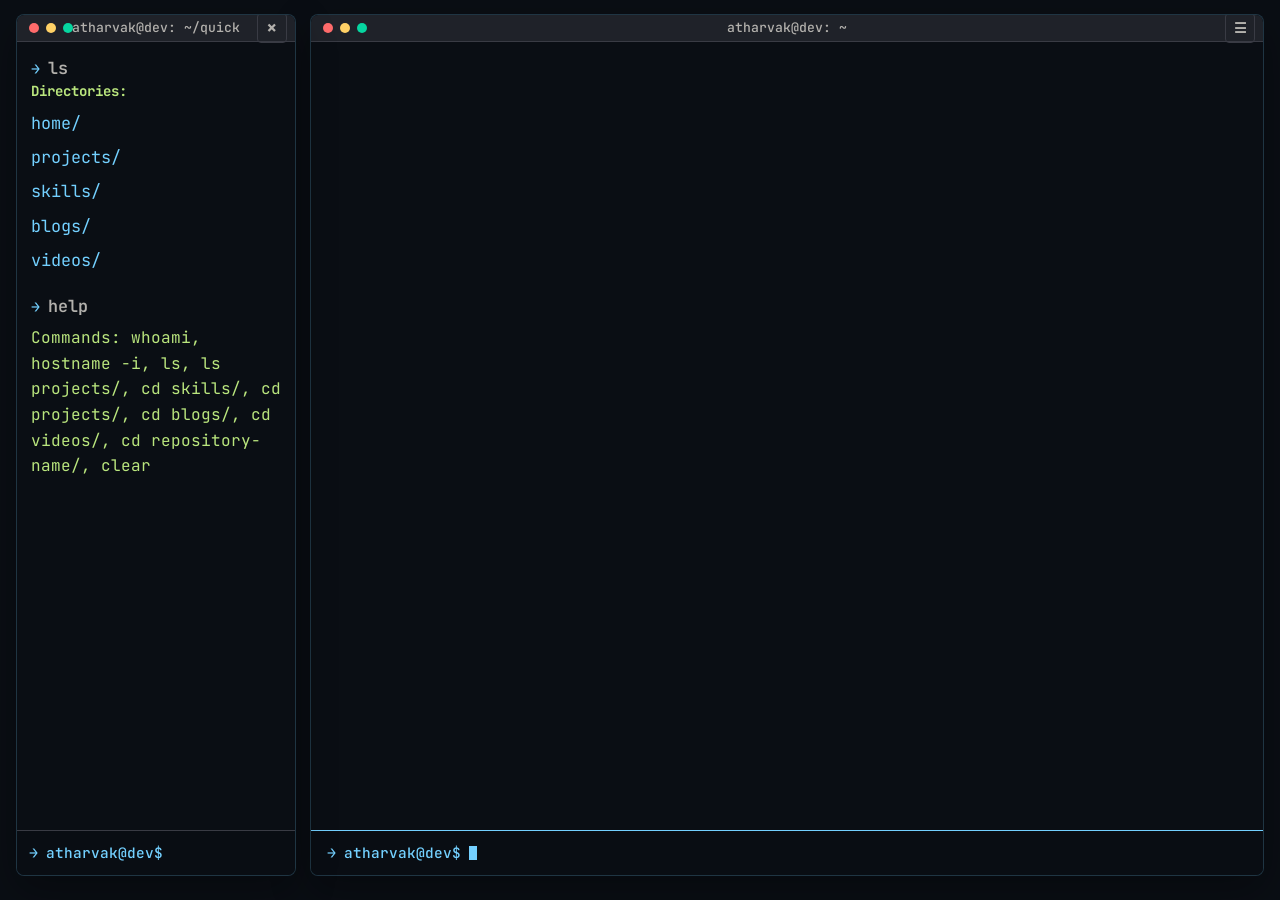
<file: index.html>
<!DOCTYPE html>
<html lang="en">

<head>
    <meta charset="UTF-8">
    <meta name="viewport" content="width=device-width, initial-scale=1.0">
    <title>Atharva | Developer Terminal</title>
    <!-- Core Stylesheet -->
    <link rel="stylesheet" href="terminal.css-main/index.css" />
    <link rel="stylesheet" href="terminal.css-main/themes/ayu-dark.css" />
    <link rel="stylesheet" href="portfolio.css" />
    <link rel="preconnect" href="https://fonts.googleapis.com">
    <link rel="preconnect" href="https://fonts.gstatic.com" crossorigin>
    <link href="https://fonts.googleapis.com/css2?family=Press+Start+2P&display=swap" rel="stylesheet">
</head>

<body class="body" data-page="home">
    <svg aria-hidden="true" focusable="false" style="position: absolute; width: 0; height: 0; overflow: hidden">
        <filter id="github-graph-theme" color-interpolation-filters="sRGB">
            <feColorMatrix in="SourceGraphic" type="matrix" values="0 0 0 0 0.19 0 0 0 0 0.21 0 0 0 0 0.25 1 0 0 0 0" result="emptyCells" />
            <feComponentTransfer in="emptyCells" result="darkEmptyCells">
                <feFuncA type="discrete" tableValues="0 0 0 0 0 0 0 0 0 0 1" />
            </feComponentTransfer>
            <feComposite in="darkEmptyCells" in2="SourceGraphic" operator="over" result="withDarkEmptyCells" />
            <feColorMatrix in="SourceGraphic" type="matrix" values="0 0 0 0 0.60 0 0 0 0 0.66 0 0 0 0 0.73 1 0 0 0 0" result="chartLabels" />
            <feComponentTransfer in="chartLabels" result="brightLabels">
                <feFuncA type="discrete" tableValues="0 0 0 0 0 0 0 1 0 0 0 0 0 0 0 0" />
            </feComponentTransfer>
            <feComposite in="brightLabels" in2="withDarkEmptyCells" operator="over" />
        </filter>
    </svg>
    <div class="home-workspace">
        <button id="sidebar-backdrop" class="sidebar-backdrop" type="button" aria-label="Close quick terminal sidebar" hidden></button>
        <aside id="terminal-sidebar" class="terminal terminal-sidebar" aria-label="Quick terminal sidebar">
            <div class="terminal-header terminal-window-header">
                <div class="window-dots" aria-hidden="true">
                    <span></span>
                    <span></span>
                    <span></span>
                </div>
                <span class="window-title">atharvak@dev: ~/quick</span>
                <button class="sidebar-close" type="button" aria-label="Close quick terminal sidebar" title="Close sidebar">×</button>
            </div>
            <div class="terminal-output"></div>
            <div class="control terminal-input-row">
                <span class="prompt-prefix">→</span>
                <span class="has-text-primary">atharvak@dev$</span>
                <input type="text" class="terminal-command-input" aria-label="Enter a sidebar terminal command" />
            </div>
        </aside>
        <div id="terminal" class="terminal">
            <div class="terminal-header terminal-window-header">
                <div class="window-dots" aria-hidden="true">
                    <span></span>
                    <span></span>
                    <span></span>
                </div>
                <button class="sidebar-toggle" type="button" aria-label="Open quick terminal sidebar" aria-controls="terminal-sidebar" aria-expanded="false" title="Open sidebar">
                    <span aria-hidden="true">☰</span>
                </button>
                <span class="window-title">atharvak@dev: ~</span>
            </div>
            <div class="terminal-output"></div>
            <div class="control terminal-input-row">
                <span class="prompt-prefix">→</span>
                <span class="has-text-primary ">atharvak@dev$</span>
                <input type="text" class="terminal-command-input" />
            </div>
        </div>
    </div>


    <script src="portfolio.js"></script>
</body>

</html>
</file>
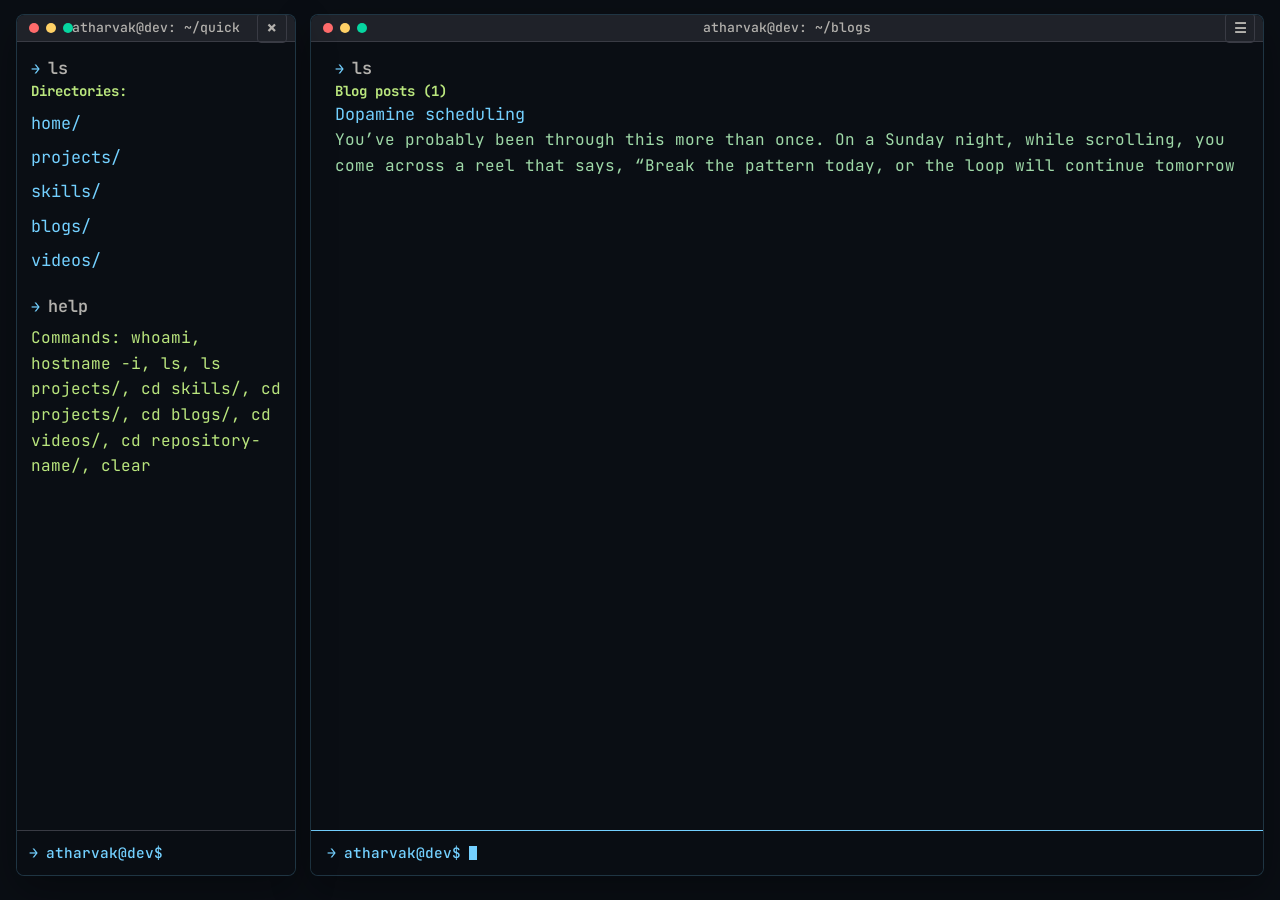
<file: blogs/index.html>
<!DOCTYPE html>
<html lang="en">

<head>
    <meta charset="UTF-8">
    <meta name="viewport" content="width=device-width, initial-scale=1.0">
    <title>Atharva | Blogs</title>
    <!-- Core Stylesheet -->
    <link rel="stylesheet" href="../terminal.css-main/index.css" />
    <link rel="stylesheet" href="../terminal.css-main/themes/ayu-dark.css" />
    <link rel="stylesheet" href="../portfolio.css" />
    <link rel="preconnect" href="https://fonts.googleapis.com">
    <link rel="preconnect" href="https://fonts.gstatic.com" crossorigin>
    <link href="https://fonts.googleapis.com/css2?family=Press+Start+2P&display=swap" rel="stylesheet">
</head>

<body class="body" data-page="blogs">
    <svg aria-hidden="true" focusable="false" style="position: absolute; width: 0; height: 0; overflow: hidden">
        <filter id="github-graph-theme" color-interpolation-filters="sRGB">
            <feColorMatrix in="SourceGraphic" type="matrix" values="0 0 0 0 0.19 0 0 0 0 0.21 0 0 0 0 0.25 1 0 0 0 0" result="emptyCells" />
            <feComponentTransfer in="emptyCells" result="darkEmptyCells">
                <feFuncA type="discrete" tableValues="0 0 0 0 0 0 0 0 0 0 1" />
            </feComponentTransfer>
            <feComposite in="darkEmptyCells" in2="SourceGraphic" operator="over" result="withDarkEmptyCells" />
            <feColorMatrix in="SourceGraphic" type="matrix" values="0 0 0 0 0.60 0 0 0 0 0.66 0 0 0 0 0.73 1 0 0 0 0" result="chartLabels" />
            <feComponentTransfer in="chartLabels" result="brightLabels">
                <feFuncA type="discrete" tableValues="0 0 0 0 0 0 0 1 0 0 0 0 0 0 0 0" />
            </feComponentTransfer>
            <feComposite in="brightLabels" in2="withDarkEmptyCells" operator="over" />
        </filter>
    </svg>
    <div class="home-workspace">
        <button id="sidebar-backdrop" class="sidebar-backdrop" type="button" aria-label="Close quick terminal sidebar" hidden></button>
        <aside id="terminal-sidebar" class="terminal terminal-sidebar" aria-label="Quick terminal sidebar" hidden>
            <div class="terminal-header terminal-window-header">
                <div class="window-dots" aria-hidden="true"><span></span><span></span><span></span></div>
                <span class="window-title">atharvak@dev: ~/quick</span>
                <button class="sidebar-close" type="button" aria-label="Close quick terminal sidebar" title="Close sidebar">×</button>
            </div>
            <div class="terminal-output"></div>
            <div class="control terminal-input-row">
                <span class="prompt-prefix">→</span>
                <span class="has-text-primary">atharvak@dev$</span>
                <input type="text" class="terminal-command-input" aria-label="Enter a sidebar terminal command" />
            </div>
        </aside>
        <div id="terminal" class="terminal">
            <div class="terminal-header terminal-window-header">
                <div class="window-dots" aria-hidden="true"><span></span><span></span><span></span></div>
                <button class="sidebar-toggle" type="button" aria-label="Open quick terminal sidebar" aria-controls="terminal-sidebar" aria-expanded="false" title="Open sidebar"><span aria-hidden="true">☰</span></button>
                <span class="window-title">atharvak@dev: ~/blogs</span>
            </div>
            <div class="terminal-output"></div>
            <div class="control terminal-input-row">
                <span class="prompt-prefix">→</span>
                <span class="has-text-primary">atharvak@dev$</span>
                <input type="text" class="terminal-command-input" aria-label="Enter a terminal command" />
            </div>
        </div>
    </div>
    <script src="../portfolio.js"></script>
</body>

</html>
</file>
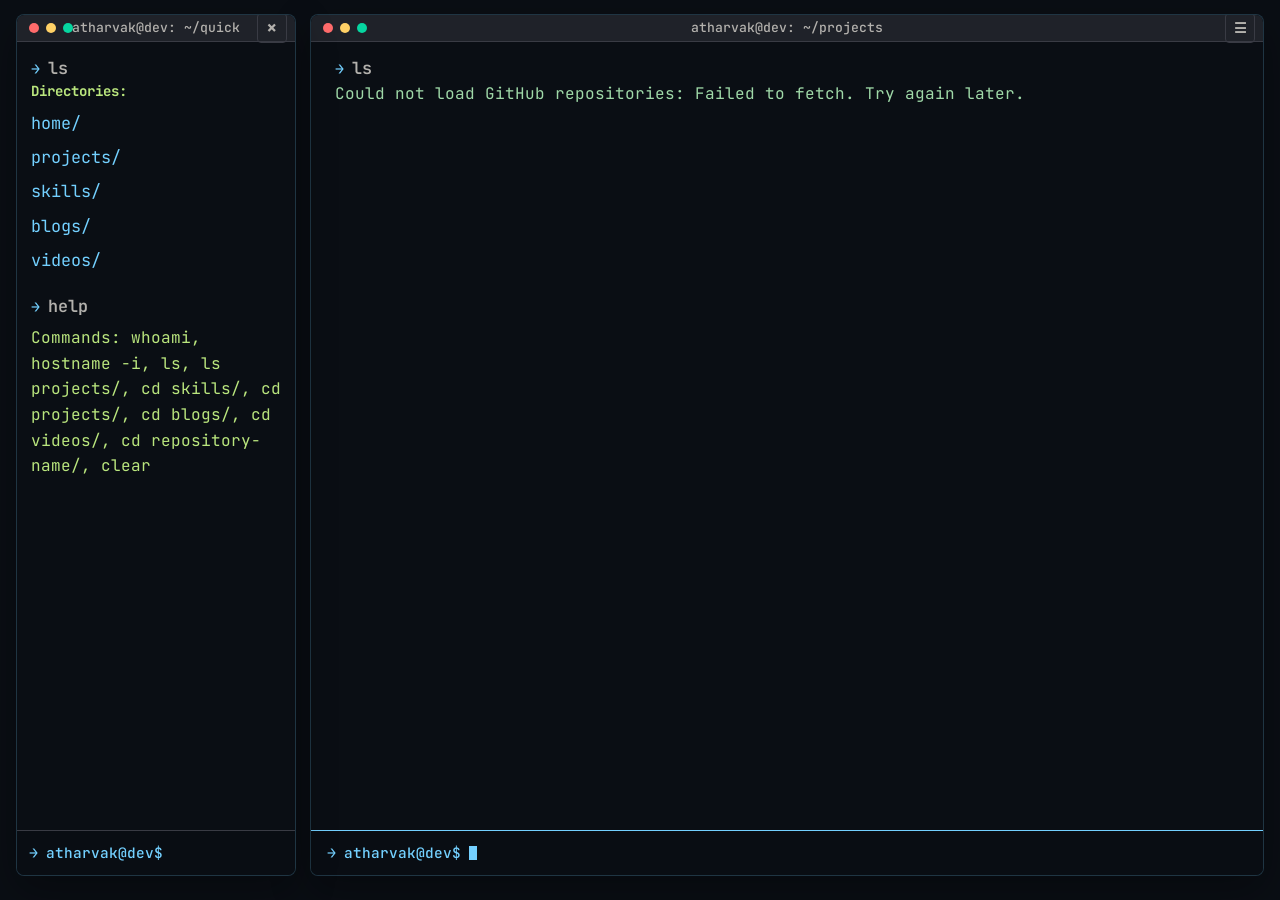
<file: projects/index.html>
<!DOCTYPE html>
<html lang="en">

<head>
    <meta charset="UTF-8">
    <meta name="viewport" content="width=device-width, initial-scale=1.0">
    <title>Atharva | Projects</title>
    <!-- Core Stylesheet -->
    <link rel="stylesheet" href="../terminal.css-main/index.css" />
    <link rel="stylesheet" href="../terminal.css-main/themes/ayu-dark.css" />
    <link rel="stylesheet" href="../portfolio.css" />
    <link rel="preconnect" href="https://fonts.googleapis.com">
    <link rel="preconnect" href="https://fonts.gstatic.com" crossorigin>
    <link href="https://fonts.googleapis.com/css2?family=Press+Start+2P&display=swap" rel="stylesheet">
</head>

<body class="body" data-page="projects">
    <svg aria-hidden="true" focusable="false" style="position: absolute; width: 0; height: 0; overflow: hidden">
        <filter id="github-graph-theme" color-interpolation-filters="sRGB">
            <feColorMatrix in="SourceGraphic" type="matrix" values="0 0 0 0 0.19 0 0 0 0 0.21 0 0 0 0 0.25 1 0 0 0 0" result="emptyCells" />
            <feComponentTransfer in="emptyCells" result="darkEmptyCells">
                <feFuncA type="discrete" tableValues="0 0 0 0 0 0 0 0 0 0 1" />
            </feComponentTransfer>
            <feComposite in="darkEmptyCells" in2="SourceGraphic" operator="over" result="withDarkEmptyCells" />
            <feColorMatrix in="SourceGraphic" type="matrix" values="0 0 0 0 0.60 0 0 0 0 0.66 0 0 0 0 0.73 1 0 0 0 0" result="chartLabels" />
            <feComponentTransfer in="chartLabels" result="brightLabels">
                <feFuncA type="discrete" tableValues="0 0 0 0 0 0 0 1 0 0 0 0 0 0 0 0" />
            </feComponentTransfer>
            <feComposite in="brightLabels" in2="withDarkEmptyCells" operator="over" />
        </filter>
    </svg>
    <div class="home-workspace">
        <button id="sidebar-backdrop" class="sidebar-backdrop" type="button" aria-label="Close quick terminal sidebar" hidden></button>
        <aside id="terminal-sidebar" class="terminal terminal-sidebar" aria-label="Quick terminal sidebar" hidden>
            <div class="terminal-header terminal-window-header">
                <div class="window-dots" aria-hidden="true"><span></span><span></span><span></span></div>
                <span class="window-title">atharvak@dev: ~/quick</span>
                <button class="sidebar-close" type="button" aria-label="Close quick terminal sidebar" title="Close sidebar">×</button>
            </div>
            <div class="terminal-output"></div>
            <div class="control terminal-input-row">
                <span class="prompt-prefix">→</span>
                <span class="has-text-primary">atharvak@dev$</span>
                <input type="text" class="terminal-command-input" aria-label="Enter a sidebar terminal command" />
            </div>
        </aside>
        <div id="terminal" class="terminal">
        <div class="terminal-header terminal-window-header">
            <div class="window-dots" aria-hidden="true">
                <span></span>
                <span></span>
                <span></span>
            </div>
            <button class="sidebar-toggle" type="button" aria-label="Open quick terminal sidebar" aria-controls="terminal-sidebar" aria-expanded="false" title="Open sidebar">
                <span aria-hidden="true">☰</span>
            </button>
            <span class="window-title">atharvak@dev: ~/projects</span>
        </div>
        <div class="terminal-output"></div>
        <div class="control terminal-input-row">
            <span class="prompt-prefix">→</span>
            <span class="has-text-primary ">atharvak@dev$</span>
            <input type="text" class="terminal-command-input" />
        </div>
    </div>
    </div>


    <script src="../portfolio.js"></script>
</body>

</html>
</file>
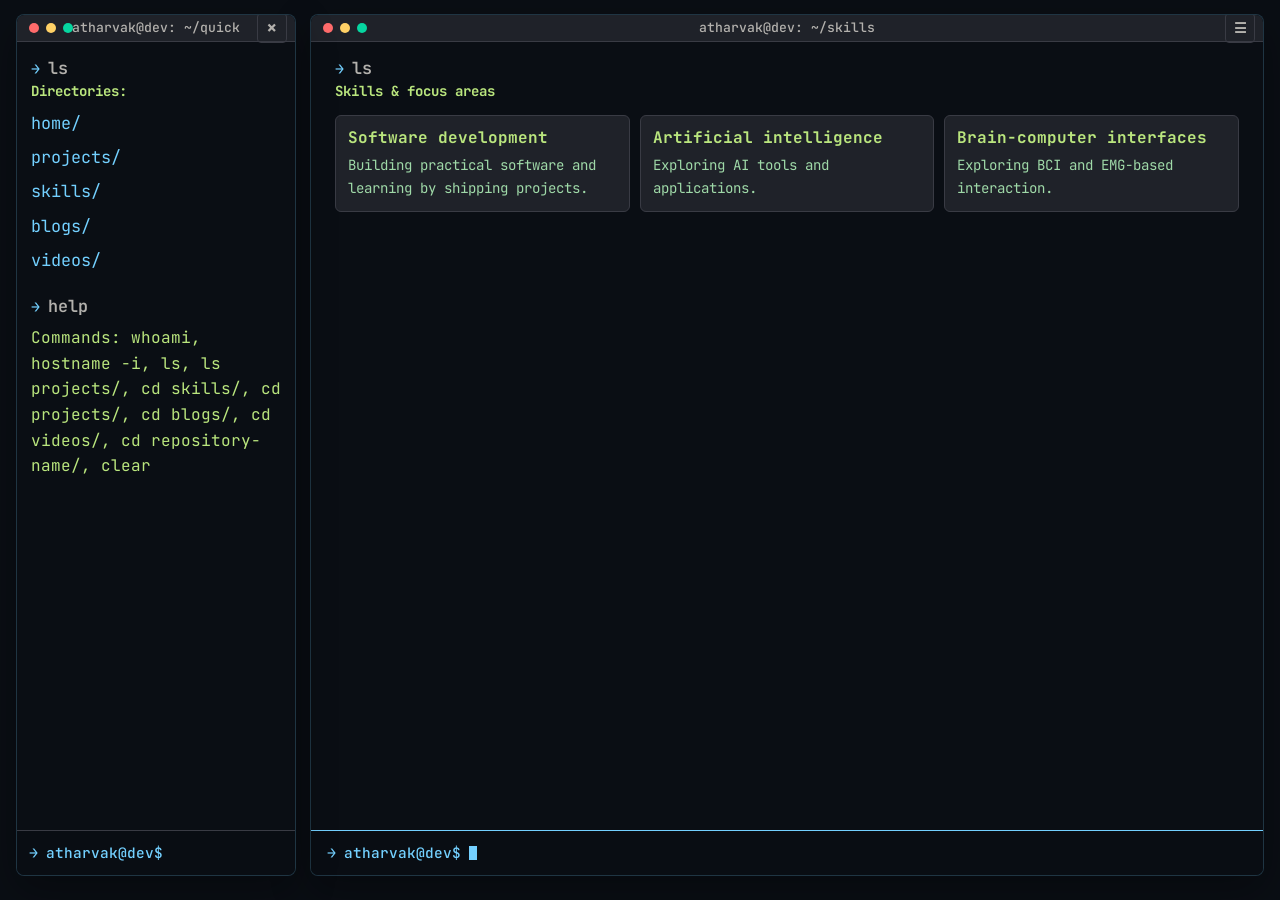
<file: skills/index.html>
<!DOCTYPE html>
<html lang="en">

<head>
    <meta charset="UTF-8">
    <meta name="viewport" content="width=device-width, initial-scale=1.0">
    <title>Atharva | Skills</title>
    <!-- Core Stylesheet -->
    <link rel="stylesheet" href="../terminal.css-main/index.css" />
    <link rel="stylesheet" href="../terminal.css-main/themes/ayu-dark.css" />
    <link rel="stylesheet" href="../portfolio.css" />
    <link rel="preconnect" href="https://fonts.googleapis.com">
    <link rel="preconnect" href="https://fonts.gstatic.com" crossorigin>
    <link href="https://fonts.googleapis.com/css2?family=Press+Start+2P&display=swap" rel="stylesheet">
</head>

<body class="body" data-page="skills">
    <svg aria-hidden="true" focusable="false" style="position: absolute; width: 0; height: 0; overflow: hidden">
        <filter id="github-graph-theme" color-interpolation-filters="sRGB">
            <feColorMatrix in="SourceGraphic" type="matrix" values="0 0 0 0 0.19 0 0 0 0 0.21 0 0 0 0 0.25 1 0 0 0 0" result="emptyCells" />
            <feComponentTransfer in="emptyCells" result="darkEmptyCells">
                <feFuncA type="discrete" tableValues="0 0 0 0 0 0 0 0 0 0 1" />
            </feComponentTransfer>
            <feComposite in="darkEmptyCells" in2="SourceGraphic" operator="over" result="withDarkEmptyCells" />
            <feColorMatrix in="SourceGraphic" type="matrix" values="0 0 0 0 0.60 0 0 0 0 0.66 0 0 0 0 0.73 1 0 0 0 0" result="chartLabels" />
            <feComponentTransfer in="chartLabels" result="brightLabels">
                <feFuncA type="discrete" tableValues="0 0 0 0 0 0 0 1 0 0 0 0 0 0 0 0" />
            </feComponentTransfer>
            <feComposite in="brightLabels" in2="withDarkEmptyCells" operator="over" />
        </filter>
    </svg>
    <div class="home-workspace">
        <button id="sidebar-backdrop" class="sidebar-backdrop" type="button" aria-label="Close quick terminal sidebar" hidden></button>
        <aside id="terminal-sidebar" class="terminal terminal-sidebar" aria-label="Quick terminal sidebar" hidden>
            <div class="terminal-header terminal-window-header">
                <div class="window-dots" aria-hidden="true"><span></span><span></span><span></span></div>
                <span class="window-title">atharvak@dev: ~/quick</span>
                <button class="sidebar-close" type="button" aria-label="Close quick terminal sidebar" title="Close sidebar">×</button>
            </div>
            <div class="terminal-output"></div>
            <div class="control terminal-input-row">
                <span class="prompt-prefix">→</span>
                <span class="has-text-primary">atharvak@dev$</span>
                <input type="text" class="terminal-command-input" aria-label="Enter a sidebar terminal command" />
            </div>
        </aside>
        <div id="terminal" class="terminal">
            <div class="terminal-header terminal-window-header">
                <div class="window-dots" aria-hidden="true"><span></span><span></span><span></span></div>
                <button class="sidebar-toggle" type="button" aria-label="Open quick terminal sidebar" aria-controls="terminal-sidebar" aria-expanded="false" title="Open sidebar"><span aria-hidden="true">☰</span></button>
                <span class="window-title">atharvak@dev: ~/skills</span>
            </div>
            <div class="terminal-output"></div>
            <div class="control terminal-input-row">
                <span class="prompt-prefix">→</span>
                <span class="has-text-primary">atharvak@dev$</span>
                <input type="text" class="terminal-command-input" aria-label="Enter a terminal command" />
            </div>
        </div>
    </div>
    <script src="../portfolio.js"></script>
</body>

</html>
</file>
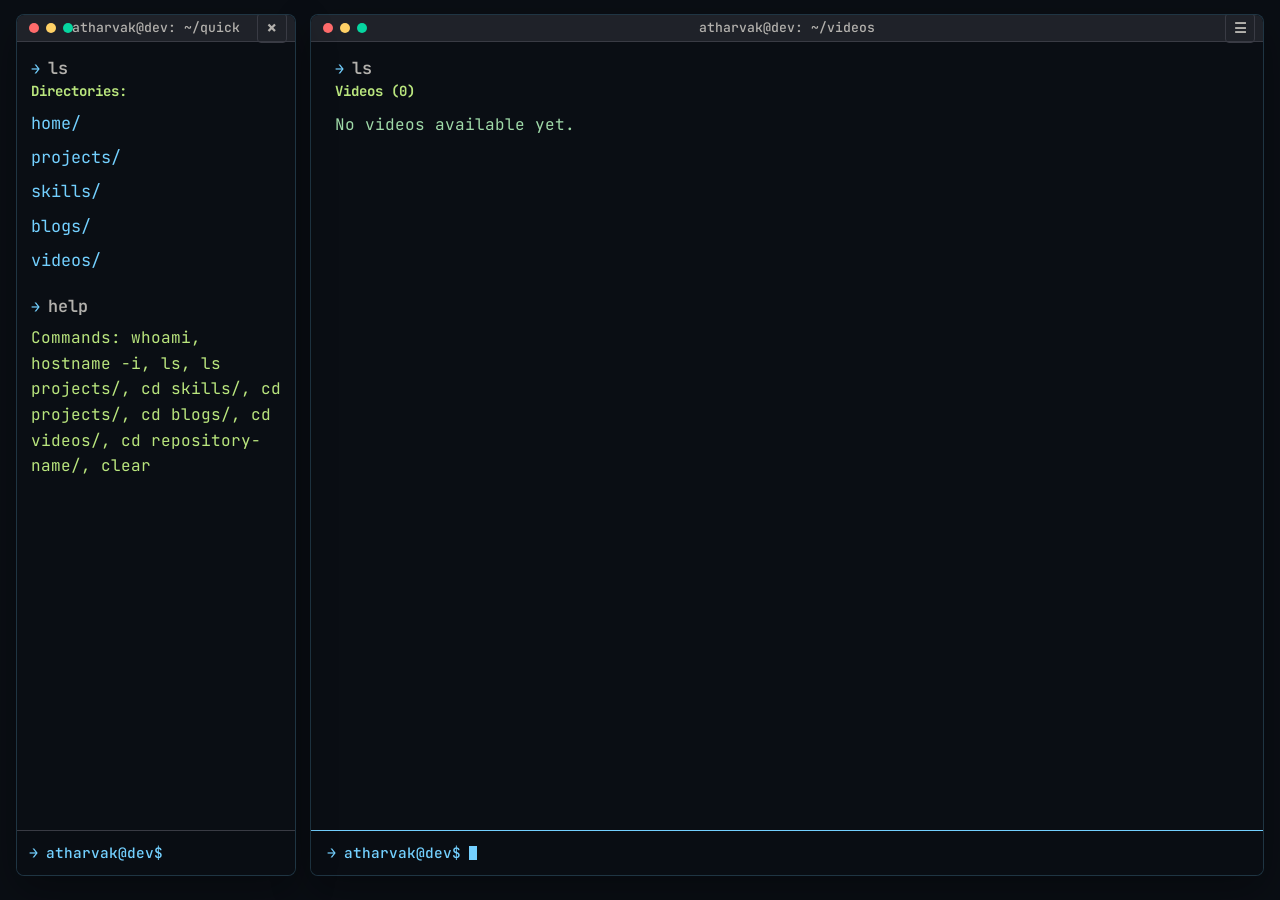
<file: videos/index.html>
<!DOCTYPE html>
<html lang="en">

<head>
    <meta charset="UTF-8">
    <meta name="viewport" content="width=device-width, initial-scale=1.0">
    <title>Atharva | Videos</title>
    <!-- Core Stylesheet -->
    <link rel="stylesheet" href="../terminal.css-main/index.css" />
    <link rel="stylesheet" href="../terminal.css-main/themes/ayu-dark.css" />
    <link rel="stylesheet" href="../portfolio.css" />
    <link rel="preconnect" href="https://fonts.googleapis.com">
    <link rel="preconnect" href="https://fonts.gstatic.com" crossorigin>
    <link href="https://fonts.googleapis.com/css2?family=Press+Start+2P&display=swap" rel="stylesheet">
</head>

<body class="body" data-page="videos">
    <svg aria-hidden="true" focusable="false" style="position: absolute; width: 0; height: 0; overflow: hidden">
        <filter id="github-graph-theme" color-interpolation-filters="sRGB">
            <feColorMatrix in="SourceGraphic" type="matrix" values="0 0 0 0 0.19 0 0 0 0 0.21 0 0 0 0 0.25 1 0 0 0 0" result="emptyCells" />
            <feComponentTransfer in="emptyCells" result="darkEmptyCells">
                <feFuncA type="discrete" tableValues="0 0 0 0 0 0 0 0 0 0 1" />
            </feComponentTransfer>
            <feComposite in="darkEmptyCells" in2="SourceGraphic" operator="over" result="withDarkEmptyCells" />
            <feColorMatrix in="SourceGraphic" type="matrix" values="0 0 0 0 0.60 0 0 0 0 0.66 0 0 0 0 0.73 1 0 0 0 0" result="chartLabels" />
            <feComponentTransfer in="chartLabels" result="brightLabels">
                <feFuncA type="discrete" tableValues="0 0 0 0 0 0 0 1 0 0 0 0 0 0 0 0" />
            </feComponentTransfer>
            <feComposite in="brightLabels" in2="withDarkEmptyCells" operator="over" />
        </filter>
    </svg>
    <div class="home-workspace">
        <button id="sidebar-backdrop" class="sidebar-backdrop" type="button" aria-label="Close quick terminal sidebar" hidden></button>
        <aside id="terminal-sidebar" class="terminal terminal-sidebar" aria-label="Quick terminal sidebar" hidden>
            <div class="terminal-header terminal-window-header">
                <div class="window-dots" aria-hidden="true"><span></span><span></span><span></span></div>
                <span class="window-title">atharvak@dev: ~/quick</span>
                <button class="sidebar-close" type="button" aria-label="Close quick terminal sidebar" title="Close sidebar">×</button>
            </div>
            <div class="terminal-output"></div>
            <div class="control terminal-input-row">
                <span class="prompt-prefix">→</span>
                <span class="has-text-primary">atharvak@dev$</span>
                <input type="text" class="terminal-command-input" aria-label="Enter a sidebar terminal command" />
            </div>
        </aside>
        <div id="terminal" class="terminal">
            <div class="terminal-header terminal-window-header">
                <div class="window-dots" aria-hidden="true"><span></span><span></span><span></span></div>
                <button class="sidebar-toggle" type="button" aria-label="Open quick terminal sidebar" aria-controls="terminal-sidebar" aria-expanded="false" title="Open sidebar"><span aria-hidden="true">☰</span></button>
                <span class="window-title">atharvak@dev: ~/videos</span>
            </div>
            <div class="terminal-output"></div>
            <div class="control terminal-input-row">
                <span class="prompt-prefix">→</span>
                <span class="has-text-primary">atharvak@dev$</span>
                <input type="text" class="terminal-command-input" aria-label="Enter a terminal command" />
            </div>
        </div>
    </div>
    <script src="../portfolio.js"></script>
</body>

</html>
</file>
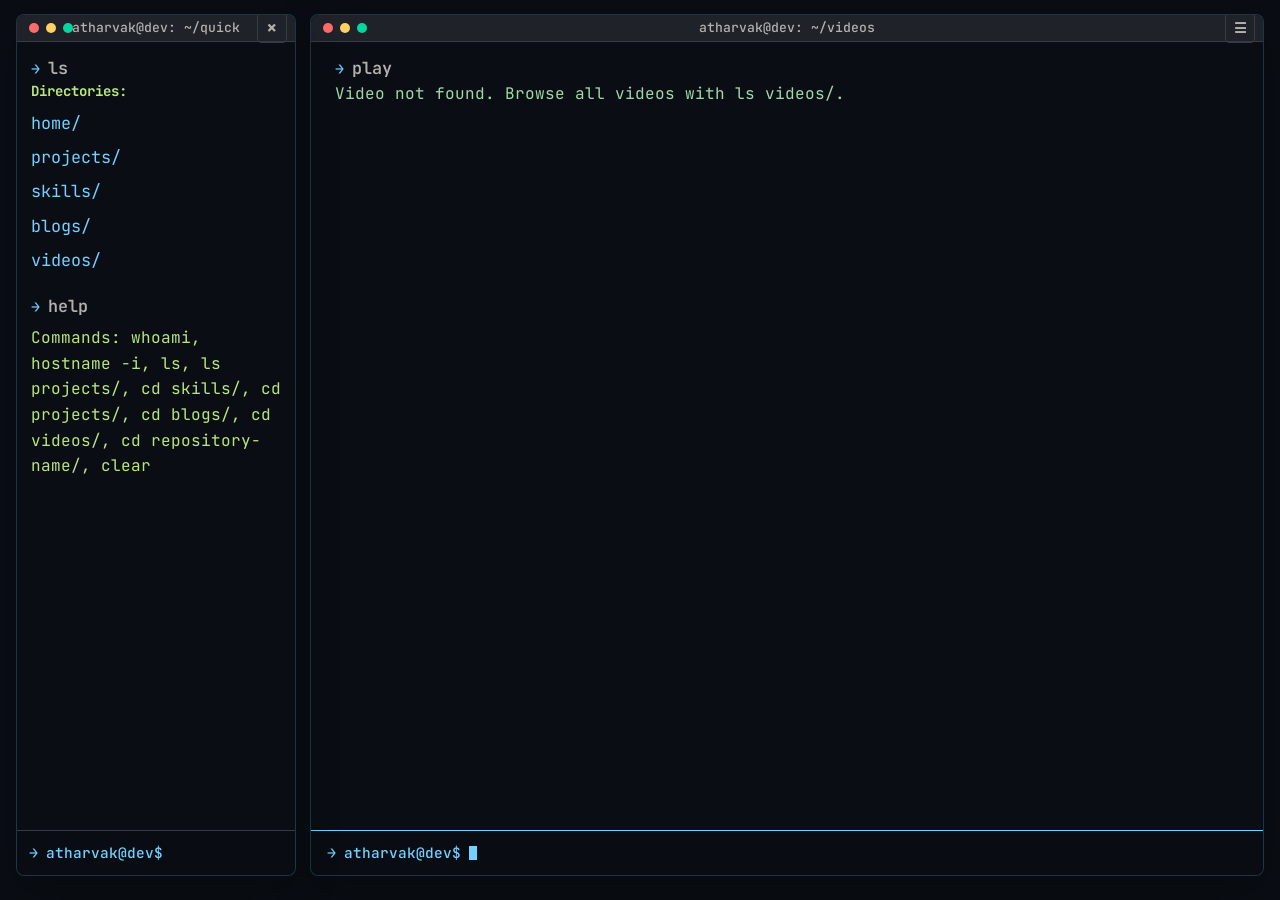
<file: videos/watch.html>
<!DOCTYPE html>
<html lang="en">

<head>
    <meta charset="UTF-8">
    <meta name="viewport" content="width=device-width, initial-scale=1.0">
    <title>Atharva | Video</title>
    <!-- Core Stylesheet -->
    <link rel="stylesheet" href="../terminal.css-main/index.css" />
    <link rel="stylesheet" href="../terminal.css-main/themes/ayu-dark.css" />
    <link rel="stylesheet" href="../portfolio.css" />
    <link rel="preconnect" href="https://fonts.googleapis.com">
    <link rel="preconnect" href="https://fonts.gstatic.com" crossorigin>
    <link href="https://fonts.googleapis.com/css2?family=Press+Start+2P&display=swap" rel="stylesheet">
</head>

<body class="body" data-page="video">
    <svg aria-hidden="true" focusable="false" style="position: absolute; width: 0; height: 0; overflow: hidden">
        <filter id="github-graph-theme" color-interpolation-filters="sRGB">
            <feColorMatrix in="SourceGraphic" type="matrix" values="0 0 0 0 0.19 0 0 0 0 0.21 0 0 0 0 0.25 1 0 0 0 0" result="emptyCells" />
            <feComponentTransfer in="emptyCells" result="darkEmptyCells">
                <feFuncA type="discrete" tableValues="0 0 0 0 0 0 0 0 0 0 1" />
            </feComponentTransfer>
            <feComposite in="darkEmptyCells" in2="SourceGraphic" operator="over" result="withDarkEmptyCells" />
            <feColorMatrix in="SourceGraphic" type="matrix" values="0 0 0 0 0.60 0 0 0 0 0.66 0 0 0 0 0.73 1 0 0 0 0" result="chartLabels" />
            <feComponentTransfer in="chartLabels" result="brightLabels">
                <feFuncA type="discrete" tableValues="0 0 0 0 0 0 0 1 0 0 0 0 0 0 0 0" />
            </feComponentTransfer>
            <feComposite in="brightLabels" in2="withDarkEmptyCells" operator="over" />
        </filter>
    </svg>
    <div class="home-workspace">
        <button id="sidebar-backdrop" class="sidebar-backdrop" type="button" aria-label="Close quick terminal sidebar" hidden></button>
        <aside id="terminal-sidebar" class="terminal terminal-sidebar" aria-label="Quick terminal sidebar" hidden>
            <div class="terminal-header terminal-window-header">
                <div class="window-dots" aria-hidden="true"><span></span><span></span><span></span></div>
                <span class="window-title">atharvak@dev: ~/quick</span>
                <button class="sidebar-close" type="button" aria-label="Close quick terminal sidebar" title="Close sidebar">×</button>
            </div>
            <div class="terminal-output"></div>
            <div class="control terminal-input-row">
                <span class="prompt-prefix">→</span>
                <span class="has-text-primary">atharvak@dev$</span>
                <input type="text" class="terminal-command-input" aria-label="Enter a sidebar terminal command" />
            </div>
        </aside>
        <div id="terminal" class="terminal">
            <div class="terminal-header terminal-window-header">
                <div class="window-dots" aria-hidden="true"><span></span><span></span><span></span></div>
                <button class="sidebar-toggle" type="button" aria-label="Open quick terminal sidebar" aria-controls="terminal-sidebar" aria-expanded="false" title="Open sidebar"><span aria-hidden="true">☰</span></button>
                <span class="window-title">atharvak@dev: ~/videos</span>
            </div>
            <div class="terminal-output"></div>
            <div class="control terminal-input-row">
                <span class="prompt-prefix">→</span>
                <span class="has-text-primary">atharvak@dev$</span>
                <input type="text" class="terminal-command-input" aria-label="Enter a terminal command" />
            </div>
        </div>
    </div>
    <script src="../portfolio.js"></script>
</body>

</html>
</file>
<file: terminal.css-main/themes/ayu-dark.css>
:root {
  --terminal-bg: #0A0E14;
  --terminal-fg: #B3B1AD;

  /* ANSI Palette */
  --terminal-black: #01060E;
  --terminal-red: #FF3333;
  --terminal-green: #BAE67E;
  --terminal-yellow: #FFD580;
  --terminal-blue: #73D0FF;
  --terminal-magenta: #D4BFFF;
  --terminal-cyan: #5FD7FF;
  --terminal-white: #D9D7CE;
  --terminal-purple: #D4BFFF;

  /* Semantic Colors */
  --primary: var(--terminal-blue);
  --danger: var(--terminal-red);
  --success: var(--terminal-green);
  --warning: var(--terminal-yellow);
  --info: var(--terminal-cyan);
  --border-color: #393b44;
  --surface: #1F2229;
  --muted: #5C6773;
}
</file>
<file: portfolio.css>
:root {
    --intro-text: #9fd9a8;
    --bright-green: #bae67e;
    --command-cyan: #73d0ff;
}

* {
    scrollbar-width: none;
    -ms-overflow-style: none;
}

*::-webkit-scrollbar {
    display: none;
}

body {
    display: flex;
    flex-direction: column;
    align-items: center;
    justify-content: center;
    padding: 14px 16px calc(24px + env(safe-area-inset-bottom));
    min-height: 100vh;
    margin: 0;
    background: var(--terminal-bg);
}

.home-workspace {
    position: relative;
    display: grid;
    grid-template-columns: minmax(220px, 280px) minmax(0, 1fr);
    gap: 14px;
    width: min(100%, 1320px);
    height: calc(100vh - 38px - env(safe-area-inset-bottom));
}

.home-workspace.sidebar-collapsed {
    grid-template-columns: minmax(0, 1fr);
}

.terminal {
    width: min(100%, 1100px);
    max-width: 1100px;
    box-sizing: border-box;
    height: calc(100vh - 38px - env(safe-area-inset-bottom));
    min-height: min(520px, calc(100vh - 38px - env(safe-area-inset-bottom)));
    display: flex;
    flex-direction: column;
    flex: 1 1 auto;
    overflow: hidden;
    border: 1px solid rgba(115, 208, 255, 0.2);
    border-radius: 8px;
    background: var(--terminal-bg);
    box-shadow: 0 14px 40px rgba(0, 0, 0, 0.32);
}

.home-workspace > .terminal {
    width: 100%;
    max-width: none;
    height: 100%;
    min-height: 0;
    flex: initial;
}

.terminal-sidebar .terminal-output {
    padding-right: 14px;
    padding-left: 14px;
}

.terminal-sidebar .terminal-input-row {
    padding-right: 12px;
    padding-left: 12px;
}

.terminal-sidebar .terminal-output .directory-list {
    flex-direction: column;
    align-items: flex-start;
    gap: 0.15rem;
}

.terminal-sidebar[hidden],
.sidebar-backdrop[hidden] {
    display: none;
}

.terminal-sidebar:not([hidden]) {
    position: relative;
    z-index: 1;
    width: 100%;
    max-width: none;
    height: 100%;
    min-height: 0;
    flex: initial;
}

.sidebar-backdrop:not([hidden]) {
    position: fixed;
    z-index: 30;
    inset: 0;
    display: block;
    border: 0;
    background: rgba(0, 0, 0, 0.56);
    cursor: pointer;
}

.sidebar-toggle,
.sidebar-close {
    display: inline-flex;
    align-items: center;
    justify-content: center;
    width: 30px;
    height: 30px;
    padding: 0;
    border: 1px solid var(--border-color);
    border-radius: 4px;
    background: transparent;
    color: var(--terminal-fg);
    font: inherit;
    line-height: 1;
    cursor: pointer;
}

.sidebar-toggle {
    position: absolute;
    z-index: 1;
    right: 8px;
}

.sidebar-toggle:hover,
.sidebar-close:hover {
    border-color: var(--primary);
    color: var(--primary);
}

.sidebar-close {
    position: absolute;
    right: 8px;
    font-size: 1.2rem;
}

.terminal-output {
    flex: 1;
    min-height: 0;
    overflow-y: auto;
    padding: 14px 24px 40px;
    margin: 0 !important;
}

.terminal .terminal-window-header {
    position: relative;
    justify-content: flex-start;
    background: var(--surface);
    border-bottom: 1px solid var(--border-color);
    border-radius: 7px 7px 0 0;
    text-transform: none;
    letter-spacing: 0;
}

.window-dots {
    display: flex;
    gap: 7px;
}

.window-dots span {
    width: 10px;
    height: 10px;
    border-radius: 50%;
}

.window-dots span:nth-child(1) { background: #ff6b6b; }
.window-dots span:nth-child(2) { background: #ffd166; }
.window-dots span:nth-child(3) { background: #06d6a0; }

.window-title {
    position: absolute;
    left: 50%;
    transform: translateX(-50%);
    color: var(--terminal-fg);
    font-size: 0.82rem;
    font-weight: 500;
    white-space: nowrap;
}

.terminal-input-row {
    padding: 12px 16px calc(12px + env(safe-area-inset-bottom));
    margin: 0;
    flex-shrink: 0;
    background: rgba(10, 14, 20, 0.94);
    -webkit-backdrop-filter: blur(10px);
    backdrop-filter: blur(10px);
    border: none;
    border-top: 1px solid var(--border-color);
    display: flex;
    align-items: center;
    gap: 0;
}

.prompt-prefix {
    margin-right: 8px;
    color: var(--primary);
    font-weight: 700;
    font-size: 0.95rem;
    line-height: 1;
}

.terminal-input-row .prompt-prefix {
    color: var(--primary);
    font-weight: 700;
    margin-right: 8px;
    font-size: 0.95rem;
    line-height: 1;
}

.terminal-input-row .has-text-primary {
    color: var(--command-cyan);
    font-weight: 500;
    font-size: 0.9rem;
    line-height: 1.4;
    white-space: nowrap;
}

.terminal-user::after {
    display: inline-block;
    width: 0.55em;
    height: 1em;
    margin-left: 0.55em;
    background: var(--primary);
    vertical-align: -0.15em;
    content: "";
    animation: cursor-blink 1s steps(2, start) infinite;
}

@keyframes cursor-blink {
    to { visibility: hidden; }
}

.terminal-command-input {
    background: transparent;
    border: none;
    outline: none;
    color: var(--terminal-white);
    font-size: 0.9rem;
    line-height: 1.4;
    padding: 0 0 0 2px;
    width: 100%;
    min-width: 0;
    caret-color: var(--primary);
    caret-shape: block;
}

.terminal-command-input:focus { outline: none; }

.subtitle {
    font-size: 1rem !important;
    line-height: 1.6;
    color: var(--intro-text);
}

.terminal-output > .command-block {
    margin: 0 0 1.1rem;
}

.terminal-output > .command-block:last-child { margin-bottom: 0; }

.terminal-output > .project-list-command { max-width: none; }


.fastfetch-output {
    display: flex;
    align-items: center;
    gap: 1.5rem;
    max-width: 75ch;
    color: var(--intro-text);
}

.fastfetch-picture {
    position: relative;
    width: clamp(96px, 18vw, 176px);
    aspect-ratio: 1;
    flex: 0 0 auto;
    overflow: hidden;
    border: 1px solid var(--border-color);
}

.fastfetch-picture::after {
    position: absolute;
    inset: 0;
    background: var(--command-cyan);
    content: "";
    mix-blend-mode: color;
    opacity: 0.18;
    pointer-events: none;
}

.fastfetch-image {
    position: absolute;
    inset: 0;
    width: 100%;
    height: 100%;
    object-fit: cover;
    object-position: center 38%;
    filter: brightness(1.08) contrast(1.16) saturate(0.82);
    transform: scale(1.18);
    transform-origin: center 38%;
    transition: opacity 450ms ease;
}

.fastfetch-real { opacity: 0; }

.fastfetch-picture:hover .fastfetch-ascii { opacity: 0; }
.fastfetch-picture:hover .fastfetch-real { opacity: 1; }

.fastfetch-details {
    display: grid;
    gap: 0.38rem;
    min-width: 0;
    font-size: 1rem;
    line-height: 1.45;
}

.fastfetch-field {
    display: grid;
    grid-template-columns: 10ch minmax(0, 1fr);
    gap: 0.7rem;
    align-items: start;
}

.fastfetch-field:first-child {
    padding-bottom: 0.4rem;
    margin-bottom: 0.15rem;
    border-bottom: 1px solid rgba(115, 208, 255, 0.3);
}

.fastfetch-label {
    color: var(--command-cyan);
    font-weight: 700;
}

.fastfetch-value {
    min-width: 0;
    overflow-wrap: anywhere;
    font-weight: 400;
}

.fastfetch-info {
    flex: 1;
    min-width: 0;
}

.fastfetch-color-blocks {
    display: flex;
    width: 100%;
    height: 10px;
    margin-top: 0.75rem;
}

.fastfetch-color-blocks span {
    flex: 1;
}

.command-name {
    color: var(--terminal-fg);
    font-size: 1.05rem;
    font-weight: 600;
}

.fastfetch-command .command-name {
    color: var(--terminal-white);
}

.terminal-output strong {
    color: var(--bright-green);
    font-weight: 700;
}

.intro-text {
    max-width: 75ch;
    color: var(--intro-text);
    font-size: 1rem;
    line-height: 1.65;
}

.intro-text p { margin: 0 0 0.6rem; }
.intro-text p:last-child { margin-bottom: 0; }

.intro-text .intro-name {
    margin: 0 0 0.45rem;
    color: var(--bright-green);
    font-size: 1.75rem;
    line-height: 1.2;
    text-shadow: 0 0 16px rgba(186, 230, 126, 0.2);
}

.terminal-output a {
    color: var(--command-cyan);
    font-size: 1.05rem;
    text-decoration: none;
    text-underline-offset: 4px;
    word-break: break-word;
    transition: color 160ms ease, text-decoration-color 160ms ease;
}

.terminal-output a:hover {
    color: var(--bright-green);
    text-decoration: underline;
}

.terminal-output .social-links {
    display: flex;
    flex-wrap: wrap;
    gap: 0 6px;
    align-items: center;
    margin-top: 0.35rem;
}

.terminal-output .social-links a {
    white-space: nowrap;
    line-height: 1.9;
}

.terminal-output .terminal-heading {
    color: var(--command-cyan);
    font-weight: 700;
    line-height: 1.6;
}

.github-graph {
    width: 100%;
    max-width: 75ch;
    margin-top: 0.7rem;
    background: var(--surface);
    border: 1px solid var(--border-color);
    padding: 12px 14px;
    border-radius: 8px;
}

.github-graph-label {
    margin-bottom: 8px;
    color: #a3b1c2;
    font-size: 0.82rem;
}

.github-graph img {
    width: 100%;
    height: auto;
    display: block;
    filter: url(#github-graph-theme);
}

.github-legend {
    display: flex;
    align-items: center;
    justify-content: flex-end;
    gap: 7px;
    margin-top: 10px;
    color: #a3b1c2;
    font-size: 0.76rem;
}

.github-legend-swatches {
    display: flex;
    gap: 3px;
}

.github-legend-swatches span {
    width: 10px;
    height: 10px;
    border-radius: 2px;
}

.github-legend-swatches span:nth-child(1) { background: #303640; }
.github-legend-swatches span:nth-child(2) { background: #155d70; }
.github-legend-swatches span:nth-child(3) { background: #087f99; }
.github-legend-swatches span:nth-child(4) { background: #0495b6; }
.github-legend-swatches span:nth-child(5) { background: #48c5e2; }

.project-list {
    display: flex;
    flex-wrap: wrap;
    align-items: baseline;
    gap: 0.25rem 1rem;
    margin-top: 0.45rem;
}

.project-list a {
    display: inline;
    width: auto;
}

.project-list small {
    color: #a3b1c2;
    font-size: 0.78rem;
}

.skills-grid {
    display: grid;
    grid-template-columns: repeat(auto-fit, minmax(min(100%, 220px), 1fr));
    gap: 10px;
    margin-top: 0.8rem;
}

.skill-item {
    padding: 12px;
    border: 1px solid var(--border-color);
    border-radius: 6px;
    background: var(--surface);
}

.skill-item h2 {
    margin-bottom: 0.45rem;
    color: var(--bright-green);
    font-size: 1rem;
}

.skill-item .subtitle {
    margin: 0;
    font-size: 0.88rem !important;
}

.video-gallery > .subtitle {
    margin-top: 0.6rem;
}

.video-grid {
    display: grid;
    grid-template-columns: repeat(auto-fill, minmax(min(100%, 220px), 1fr));
    gap: 12px;
    margin-top: 0.75rem;
}

.video-card {
    display: flex;
    min-width: 0;
    flex-direction: column;
    gap: 8px;
    padding: 8px;
    border: 1px solid var(--border-color);
    border-radius: 6px;
    background: var(--surface);
}

.video-thumbnail {
    display: block;
    width: 100%;
    aspect-ratio: 16 / 9;
    border-radius: 3px;
    background: var(--terminal-bg);
    object-fit: cover;
}

.video-card-title {
    color: var(--terminal-fg) !important;
    font-size: 0.9rem !important;
}

.video-detail h1 {
    margin-bottom: 0.7rem;
    color: var(--bright-green);
    font-size: 1.35rem;
}

.video-player {
    width: 100%;
    max-width: 75ch;
    aspect-ratio: 16 / 9;
    margin-top: 0.8rem;
    overflow: hidden;
    border: 1px solid var(--border-color);
    border-radius: 6px;
    background: var(--surface);
}

.video-player iframe {
    display: block;
    width: 100%;
    height: 100%;
    border: 0;
}

.repo-readme {
    max-width: 75ch;
    margin: 0.75rem 0 0;
    color: var(--intro-text);
    font-size: 0.9rem;
    line-height: 1.65;
    overflow-wrap: anywhere;
}

.repo-readme > * {
    margin: 0 0 0.8rem;
}

.repo-readme > :last-child {
    margin-bottom: 0;
}

.repo-readme h1,
.repo-readme h2,
.repo-readme h3,
.repo-readme h4,
.repo-readme h5,
.repo-readme h6 {
    color: var(--bright-green);
    overflow-wrap: anywhere;
}

.repo-readme h1 { font-size: 1.4rem; }
.repo-readme h2 { font-size: 1.2rem; }
.repo-readme h3 { font-size: 1.05rem; }

.repo-readme pre {
    max-width: 100%;
    overflow-x: auto;
    padding: 0.75rem;
    border: 1px solid var(--border-color);
    background: var(--surface);
    white-space: pre;
    overflow-wrap: normal;
}

.repo-readme code {
    color: var(--command-cyan);
    font-family: inherit;
}

.repo-readme :not(pre) > code {
    padding: 0.05rem 0.25rem;
    background: rgba(255, 255, 255, 0.06);
}

.repo-readme blockquote {
    padding-left: 0.75rem;
    border-left: 2px solid var(--primary);
    color: #a3b1c2;
}

.repo-readme ul,
.repo-readme ol {
    padding-left: 1.4rem;
}

.repo-readme table {
    display: block;
    max-width: 100%;
    overflow-x: auto;
    border-collapse: collapse;
}

.repo-readme th,
.repo-readme td {
    padding: 0.35rem 0.55rem;
    border: 1px solid var(--border-color);
    text-align: left;
}

.repo-readme img {
    max-width: 100%;
    height: auto;
}

@media (max-width: 600px) {
    body {
        padding: 8px 8px calc(16px + env(safe-area-inset-bottom));
    }

    .terminal {
        height: calc(100vh - 24px - env(safe-area-inset-bottom));
        min-height: min(440px, calc(100vh - 24px - env(safe-area-inset-bottom)));
    }

    .home-workspace {
        display: block;
        height: calc(100vh - 24px - env(safe-area-inset-bottom));
    }

    .home-workspace > #terminal {
        width: 100%;
        height: 100%;
        min-height: 0;
    }

    .home-workspace > .terminal-sidebar:not(.is-open) {
        display: none;
    }

    .home-workspace > .terminal-sidebar.is-open {
        position: fixed;
        z-index: 31;
        top: 8px;
        bottom: 8px;
        left: 8px;
        width: min(320px, calc(100vw - 16px));
        max-width: none;
        height: auto;
        min-height: 0;
    }

    .terminal-sidebar:not([hidden]) {
        top: 8px;
        bottom: 8px;
        left: 8px;
        width: min(320px, calc(100vw - 16px));
    }

    .terminal-output { padding: 16px 14px 40px; }

    .fastfetch-output {
        align-items: center;
        gap: 0.85rem;
    }

    .fastfetch-picture {
        width: clamp(72px, 24vw, 100px);
    }

    .fastfetch-field {
        gap: 0.45rem;
    }

    .fastfetch-details { font-size: 0.95rem; }

    .window-title {
        left: auto;
        right: 44px;
        max-width: calc(100% - 108px);
        transform: none;
        overflow: hidden;
        text-align: right;
        text-overflow: ellipsis;
    }

    .terminal-sidebar .window-title {
        right: 44px;
    }
}

@media (prefers-reduced-motion: reduce) {
    .terminal-user::after { animation: none; }
    .terminal-output a { transition: none; }
    .fastfetch-image { transition: none; }
}
</file>
<file: terminal.css-main/index.css>
/* ==========================================================================
   terminal.css - Terminal CSS Component Library v0.0.4
   Bulma-style naming conventions
   ========================================================================== */

@import url("https://fonts.googleapis.com/css2?family=JetBrains+Mono:wght@400;500;700&display=swap");

/* 1. CSS VARIABLES */
:root {
  --terminal-bg: #050505;
  --terminal-fg: #cccccc;

  /* ANSI Palette */
  --terminal-black: #000000;
  --terminal-red: #ff5555;
  --terminal-green: #50fa7b;
  --terminal-yellow: #f1fa8c;
  --terminal-blue: #bd93f9;
  --terminal-magenta: #ff79c6;
  --terminal-cyan: #8be9fd;
  --terminal-white: #ffffff;

  /* Semantic Colors */
  --primary: var(--terminal-cyan);
  --danger: var(--terminal-red);
  --success: var(--terminal-green);
  --warning: var(--terminal-yellow);
  --info: var(--terminal-blue);
  --border-color: #333333;
  --surface: #000000;
  --muted: #666666;
}

/* 2. BASE STYLES */
* {
  box-sizing: border-box;
}

body {
  margin: 0;
  padding: 0;
  background-color: var(--terminal-bg);
  color: var(--terminal-fg);
  font-family: "JetBrains Mono", monospace;
  font-size: 14px;
  line-height: 1.5;
  -webkit-font-smoothing: none;
}

::selection {
  background: var(--primary);
  color: var(--terminal-black);
}

h1,
h2,
h3,
h4,
h5,
h6 {
  margin: 0;
  font-weight: bold;
  line-height: 1.2;
}

p {
  margin: 0 0 1em 0;
}

a {
  color: var(--primary);
  text-decoration: none;
}

a:hover {
  text-decoration: underline;
}

hr {
  border: none;
  border-top: 1px solid var(--border-color);
  margin: 16px 0;
}

/* TITLE (Bulma-style) */
.title {
  font-weight: bold;
  color: var(--primary);
  text-transform: uppercase;
  margin-bottom: 16px;
  letter-spacing: 1px;
}

.title.is-1 {
  font-size: 2.5rem;
  line-height: 1.1;
}

.title.is-2 {
  font-size: 2rem;
  line-height: 1.1;
}

.title.is-3 {
  font-size: 1.75rem;
  line-height: 1.2;
}

.title.is-4 {
  font-size: 1.5rem;
  line-height: 1.2;
}

.title.is-5 {
  font-size: 1.25rem;
  line-height: 1.3;
}

.title.is-6 {
  font-size: 1rem;
  line-height: 1.3;
}

.subtitle {
  font-weight: normal;
  color: var(--muted);
  margin-bottom: 16px;
}

.subtitle.is-1 {
  font-size: 2rem;
}

.subtitle.is-2 {
  font-size: 1.75rem;
}

.subtitle.is-3 {
  font-size: 1.5rem;
}

.subtitle.is-4 {
  font-size: 1.25rem;
}

.subtitle.is-5 {
  font-size: 1rem;
}

.subtitle.is-6 {
  font-size: 0.875rem;
}

/* LIST (Custom styles for terminal look) */
.list {
  list-style: none;
  padding: 0;
  margin: 0;
  border: 1px solid var(--border-color);
}

.list-item {
  padding: 12px 16px;
  border-bottom: 1px solid var(--border-color);
  display: flex;
  align-items: center;
  gap: 12px;
  transition: all 0.2s;
}

.list-item:last-child {
  border-bottom: none;
}

.list-item:hover {
  background: rgba(255, 255, 255, 0.05);
  border-left: 2px solid var(--primary);
  padding-left: 14px;
}

.list-item.is-active {
  background: rgba(139, 233, 253, 0.1);
  border-left: 2px solid var(--primary);
  padding-left: 14px;
  font-weight: bold;
  color: var(--primary);
}

.list-item-icon {
  flex-shrink: 0;
  color: var(--primary);
  font-size: 1.2em;
}

.list-item-content {
  flex: 1;
}

.list-item-title {
  font-weight: bold;
  margin-bottom: 4px;
}

.list-item-description {
  font-size: 0.875rem;
  color: var(--muted);
}

.list-item-meta {
  flex-shrink: 0;
  font-size: 0.75rem;
  color: var(--muted);
  text-align: right;
}

/* Unordered list styles */
ul.content {
  list-style: none;
  padding-left: 0;
}

ul.content li {
  padding-left: 20px;
  position: relative;
  margin-bottom: 8px;
}

ul.content li::before {
  content: "▸";
  color: var(--primary);
  position: absolute;
  left: 0;
  font-weight: bold;
}

/* Ordered list styles */
ol.content {
  padding-left: 0;
  counter-reset: item;
  list-style: none;
}

ol.content li {
  padding-left: 28px;
  position: relative;
  margin-bottom: 8px;
  counter-increment: item;
}

ol.content li::before {
  content: counter(item) ".";
  color: var(--primary);
  position: absolute;
  left: 0;
  font-weight: bold;
}

/* 3. LAYOUT - TERMINAL SPECIFIC */
.terminal {
  display: flex;
  flex-direction: column;
  border: 1px solid var(--border-color);
  width: 100%;
  max-width: 100%;
}

.terminal-header {
  background: var(--surface);
  border-bottom: 1px solid var(--border-color);
  padding: 8px 12px;
  font-weight: bold;
  text-transform: uppercase;
  letter-spacing: 1px;
  display: flex;
  align-items: center;
  justify-content: space-between;
}

.terminal-body {
  background: var(--terminal-bg);
  position: relative;
  overflow: hidden;
  padding: 16px;
}

.container {
  width: 100%;
  max-width: 1200px;
  margin: 0 auto;
  padding: 16px;
}

.section {
  padding: 32px 0;
}

/* 4. BUTTONS (Bulma-style) */
.button {
  background: var(--surface);
  border: 1px solid var(--border-color);
  color: var(--terminal-fg);
  border-radius: 0;
  cursor: pointer;
  padding: 8px 16px;
  text-transform: uppercase;
  font-size: 0.85rem;
  font-weight: bold;
  display: inline-flex;
  align-items: center;
  justify-content: center;
  gap: 8px;
  font-family: inherit;
  text-decoration: none;
  line-height: 1.2;
  vertical-align: middle;
  transition: none;
}

.button:hover {
  background: var(--border-color);
}

.button.is-primary {
  background: var(--primary);
  color: var(--terminal-black);
  border-color: var(--primary);
}

.button.is-primary:hover {
  background: var(--terminal-white);
  border-color: var(--terminal-white);
}

.button.is-danger {
  background: transparent;
  border-color: var(--danger);
  color: var(--danger);
}

.button.is-danger:hover {
  background: var(--danger);
  color: var(--terminal-black);
}

.button.is-success {
  background: transparent;
  border-color: var(--success);
  color: var(--success);
}

.button.is-success:hover {
  background: var(--success);
  color: var(--terminal-black);
}

.button.is-warning {
  background: transparent;
  border-color: var(--warning);
  color: var(--warning);
}

.button.is-warning:hover {
  background: var(--warning);
  color: var(--terminal-black);
}

.button.is-info {
  background: transparent;
  border-color: var(--info);
  color: var(--info);
}

.button.is-info:hover {
  background: var(--info);
  color: var(--terminal-black);
}

/* 5. TAGS (Bulma-style) */
.tag {
  background: transparent;
  border: 1px solid var(--muted);
  color: var(--muted);
  border-radius: 0;
  padding: 4px 12px;
  font-size: 0.75rem;
  display: inline-flex;
  align-items: center;
  text-transform: uppercase;
  line-height: 1;
  vertical-align: middle;
  cursor: pointer;
}

.tag.is-active,
.tag:hover {
  background: var(--muted);
  color: var(--terminal-black);
  border-color: var(--muted);
}

.tag.is-primary {
  border-color: var(--primary);
  color: var(--primary);
}

.tag.is-primary:hover,
.tag.is-primary.is-active {
  background: var(--primary);
  color: var(--terminal-black);
}

.tag.is-danger {
  border-color: var(--danger);
  color: var(--danger);
}

.tag.is-danger:hover,
.tag.is-danger.is-active {
  background: var(--danger);
  color: var(--terminal-black);
}

.tag.is-success {
  border-color: var(--success);
  color: var(--success);
}

.tag.is-success:hover,
.tag.is-success.is-active {
  background: var(--success);
  color: var(--terminal-black);
}

.tag.is-warning {
  border-color: var(--warning);
  color: var(--warning);
}

.tag.is-warning:hover,
.tag.is-warning.is-active {
  background: var(--warning);
  color: var(--terminal-black);
}

.tag.is-info {
  border-color: var(--info);
  color: var(--info);
}

.tag.is-info:hover,
.tag.is-info.is-active {
  background: var(--info);
  color: var(--terminal-black);
}

/* 6. FORMS (Bulma-style) */
.field {
  margin-bottom: 16px;
}

.label {
  display: block;
  font-size: 0.875rem;
  font-weight: bold;
  color: var(--muted);
  margin-bottom: 8px;
}

.control {
  background: var(--terminal-bg);
  border: 1px solid var(--border-color);
  border-radius: 0;
  display: flex;
  align-items: center;
  padding: 4px;
}

.control:focus-within {
  border-color: var(--primary);
}

.input,
.textarea {
  background: transparent;
  border: none;
  outline: none !important;
  color: var(--terminal-fg);
  font-family: inherit;
  width: 100%;
  padding: 2px 4px;
}

.input::placeholder,
.textarea::placeholder {
  color: var(--muted);
  text-transform: uppercase;
  font-size: 0.8em;
}

.select {
  background: transparent;
  border: none;
  outline: none !important;
  color: var(--terminal-fg);
  font-family: inherit;
  width: 100%;
  padding: 2px 4px;
}

/* 7. CARDS (Bulma-style) */
.card {
  background: var(--terminal-bg);
  border: 1px solid var(--border-color);
  border-radius: 0;
  cursor: pointer;
  position: relative;
  margin-bottom: 16px;
  display: block;
}

.card:hover {
  border-color: var(--primary);
}

.card.is-selected {
  border: 1px double var(--primary);
  box-shadow: inset 0 0 0 1px var(--primary);
}

.card-header {
  padding: 12px 16px;
  border-bottom: 1px solid var(--border-color);
}

.card-header-title {
  font-weight: bold;
  color: var(--primary);
  text-transform: uppercase;
  margin: 0;
}

.card-content {
  padding: 16px;
  color: var(--terminal-fg);
}

.card-footer {
  padding: 12px 16px;
  border-top: 1px solid var(--border-color);
}

/* 8. TABLES (Bulma-style) */
.table {
  width: 100%;
  border-collapse: collapse;
}

.table th {
  text-align: left;
  border-bottom: 1px solid var(--border-color);
  color: var(--primary);
  text-transform: uppercase;
  font-size: 0.8rem;
  padding: 8px;
}

.table td {
  padding: 8px;
  border-right: 1px solid transparent;
}

.table tr:hover,
.table tr.is-selected {
  background-color: var(--primary);
  color: var(--terminal-black);
  font-weight: bold;
}

.table tr.is-selected td {
  border-right-color: var(--terminal-black);
}

/* 9. NAVIGATION (Bulma-style) */
.navbar {
  background: var(--surface);
  border-bottom: 1px solid var(--border-color);
  padding: 8px 16px;
  display: flex;
  align-items: center;
  justify-content: space-between;
}

.navbar-brand {
  font-weight: bold;
  color: var(--primary);
}

.navbar-menu {
  display: flex;
  align-items: center;
  gap: 8px;
  list-style: none;
  margin: 0;
  padding: 0;
}

.navbar-item {
  color: var(--terminal-fg);
  text-decoration: none;
  padding: 8px 12px;
  display: block;
  border: 1px solid transparent;
  transition: all 0.2s;
}

.navbar-item:hover {
  color: var(--primary);
  border-color: var(--border-color);
  text-decoration: none;
}

.navbar-item.is-active {
  color: var(--primary);
  border-color: var(--primary);
  font-weight: bold;
}

/* Tabs (Bulma-style) */
.tabs {
  display: flex;
  border-bottom: 1px solid var(--border-color);
  gap: 0;
  overflow-x: auto;
  list-style: none;
  margin: 0;
  padding: 0;
}

.tabs li {
  display: inline-block;
}

.tabs a {
  background: transparent;
  border: 1px solid transparent;
  border-bottom: none;
  color: var(--muted);
  padding: 8px 16px;
  cursor: pointer;
  text-transform: uppercase;
  font-size: 0.875rem;
  white-space: nowrap;
  display: block;
  text-decoration: none;
}

.tabs a:hover {
  color: var(--terminal-fg);
  background: rgba(255, 255, 255, 0.05);
}

.tabs li.is-active a {
  color: var(--primary);
  border-color: var(--border-color);
  border-bottom-color: var(--terminal-bg);
  position: relative;
  font-weight: bold;
}

/* Breadcrumb (Bulma-style) */
.breadcrumb {
  display: flex;
  align-items: center;
  font-size: 0.875rem;
  color: var(--muted);
  padding: 0;
  list-style: none;
  margin: 0;
  flex-wrap: wrap;
}

.breadcrumb li {
  display: inline-flex;
  align-items: center;
}

.breadcrumb li a {
  color: var(--muted);
}

.breadcrumb li a:hover {
  color: var(--primary);
}

.breadcrumb li.is-active {
  color: var(--terminal-fg);
  font-weight: bold;
}

.breadcrumb li.is-active a {
  color: var(--terminal-fg);
}

.breadcrumb li + li::before {
  content: "/";
  color: var(--border-color);
  padding: 0 8px;
}

/* Dropdown (Bulma-style) */
.dropdown {
  position: relative;
  display: inline-block;
}

.dropdown-trigger {
  cursor: pointer;
}

.dropdown-trigger .button {
  width: 100%;
}

.dropdown-menu {
  display: none;
  position: absolute;
  top: 100%;
  left: 0;
  background: var(--surface);
  border: 1px solid var(--border-color);
  min-width: 160px;
  z-index: 1000;
  margin-top: 2px;
  box-shadow: 0 4px 8px rgba(0, 0, 0, 0.5);
}

.dropdown.is-active .dropdown-menu,
.dropdown:hover .dropdown-menu {
  display: block;
}

.dropdown-content {
  padding: 0;
}

.dropdown-item {
  display: block;
  padding: 8px 12px;
  color: var(--terminal-fg);
  text-decoration: none;
  border-bottom: 1px solid var(--border-color);
  transition: all 0.2s;
}

.dropdown-item:last-child {
  border-bottom: none;
}

.dropdown-item:hover {
  background: var(--primary);
  color: var(--terminal-black);
  text-decoration: none;
}

.dropdown-item.is-active {
  color: var(--primary);
  font-weight: bold;
}

.dropdown-divider {
  height: 1px;
  background: var(--border-color);
  margin: 4px 0;
}

/* Menu/Sidebar (Bulma-style) */
.menu {
  background: var(--surface);
  border-right: 1px solid var(--border-color);
  width: 250px;
  padding: 16px;
}

.menu-label {
  color: var(--muted);
  font-size: 0.75rem;
  text-transform: uppercase;
  font-weight: bold;
  letter-spacing: 1px;
  margin-bottom: 8px;
  display: block;
}

.menu-list {
  list-style: none;
  margin: 0;
  padding: 0;
}

.menu-list a {
  display: block;
  padding: 8px 12px;
  color: var(--terminal-fg);
  text-decoration: none;
  border-left: 2px solid transparent;
  transition: all 0.2s;
}

.menu-list a:hover {
  background: rgba(255, 255, 255, 0.05);
  border-left-color: var(--primary);
  color: var(--primary);
  text-decoration: none;
}

.menu-list a.is-active {
  background: rgba(139, 233, 253, 0.1);
  border-left-color: var(--primary);
  color: var(--primary);
  font-weight: bold;
}

/* 10. PROGRESS & LOADING (Bulma-style) */
.progress {
  width: 100%;
  height: 8px;
  background: var(--border-color);
  border: 1px solid var(--border-color);
  overflow: hidden;
  position: relative;
}

.progress::-webkit-progress-bar {
  background: var(--border-color);
}

.progress::-webkit-progress-value {
  background: var.
  --primary);
}

.progress::-moz-progress-bar {
  background: var(--primary);
}

.progress.is-primary::-webkit-progress-value {
  background: var(--primary);
}

.progress.is-primary::-moz-progress-bar {
  background: var(--primary);
}

.progress.is-danger::-webkit-progress-value {
  background: var(--danger);
}

.progress.is-danger::-moz-progress-bar {
  background: var(--danger);
}

.progress.is-success::-webkit-progress-value {
  background: var(--success);
}

.progress.is-success::-moz-progress-bar {
  background: var(--success);
}

.progress.is-warning::-webkit-progress-value {
  background: var(--warning);
}

.progress.is-warning::-moz-progress-bar {
  background: var(--warning);
}

/* Progress bar alternative (for divs) */
.progress-bar {
  height: 100%;
  background: var(--primary);
  transition: width 0.3s ease;
}

.button.is-loading {
  position: relative;
  color: transparent !important;
}

.button.is-loading::after {
  content: "";
  position: absolute;
  width: 16px;
  height: 16px;
  border: 2px solid var(--border-color);
  border-top-color: var(--primary);
  border-radius: 50%;
  animation: spinner-spin 1s linear infinite;
}

@keyframes spinner-spin {
  to {
    transform: rotate(360deg);
  }
}

/* 11. TERMINAL LOG */
.terminal-log {
  background: var(--terminal-bg);
  border: 1px solid var(--border-color);
  padding: 12px;
  font-family: "JetBrains Mono", monospace;
  overflow-y: auto;
  max-height: 400px;
}

.terminal-log-line,
.log-line {
  display: flex;
  gap: 12px;
  margin-bottom: 4px;
  font-size: 0.875rem;
}

.terminal-log-time {
  color: var(--muted);
  flex-shrink: 0;
}

.terminal-log-level {
  flex-shrink: 0;
  font-weight: bold;
}

.terminal-log-message {
  color: var(--terminal-fg);
}

/* 12. UTILITIES (Bulma-style) */
.has-text-primary {
  color: var(--primary) !important;
}

.has-text-danger {
  color: var(--danger) !important;
}

.has-text-success {
  color: var(--success) !important;
}

.has-text-warning {
  color: var(--warning) !important;
}

.has-text-info {
  color: var(--info) !important;
}

.has-text-muted {
  color: var(--muted) !important;
}

.has-text-white {
  color: var(--terminal-white) !important;
}

.has-background-dark {
  background-color: var(--surface) !important;
}

/* 13. FAQ / ACCORDION */
.faq {
  border: 1px solid var(--border-color);
}

.faq-item {
  border-bottom: 1px solid var(--border-color);
}

.faq-item:last-child {
  border-bottom: none;
}

.faq-question {
  padding: 16px;
  cursor: pointer;
  display: flex;
  justify-content: space-between;
  align-items: center;
  font-weight: bold;
  color: var(--terminal-fg);
  transition: all 0.2s;
  user-select: none;
}

.faq-question:hover {
  background: rgba(255, 255, 255, 0.05);
  color: var(--primary);
}

.faq-question::after {
  content: "▼";
  font-size: 0.75em;
  color: var(--primary);
  transition: transform 0.3s;
}

.faq-item.is-active .faq-question {
  color: var(--primary);
  border-bottom: 1px solid var(--border-color);
}

.faq-item.is-active .faq-question::after {
  transform: rotate(180deg);
}

.faq-answer {
  max-height: 0;
  overflow: hidden;
  transition: max-height 0.3s ease-out;
  transition: padding 0.4s ease-out;
  color: var(--muted);
}

.faq-item.is-active .faq-answer {
  max-height: 500px;
  padding: 16px;
  padding-top: 0;
  transition: max-height 0.4s ease-in;
}

.faq-answer p {
  margin-top: 8px;
  margin-bottom: 8px;
  line-height: 1.6;
}

.faq-answer code {
  background: var(--surface);
  border: 1px solid var(--border-color);
  padding: 2px 6px;
  font-family: inherit;
  color: var(--primary);
}

/* 14. TOAST / NOTIFICATION */
.toast-container {
  position: fixed;
  top: 20px;
  right: 20px;
  z-index: 9999;
  display: flex;
  flex-direction: column;
  gap: 12px;
  max-width: 400px;
}

.toast {
  background: var(--surface);
  border: 1px solid var(--border-color);
  border-left-width: 4px;
  padding: 16px;
  min-width: 300px;
  box-shadow: 0 4px 12px rgba(0, 0, 0, 0.5);
  animation: toast-slide-in 0.3s ease-out;
  position: relative;
  display: flex;
  align-items: flex-start;
  gap: 12px;
}

.toast.is-dismissing {
  animation: toast-slide-out 0.3s ease-in forwards;
}

@keyframes toast-slide-in {
  from {
    transform: translateX(400px);
    opacity: 0;
  }
  to {
    transform: translateX(0);
    opacity: 1;
  }
}

@keyframes toast-slide-out {
  from {
    transform: translateX(0);
    opacity: 1;
  }
  to {
    transform: translateX(400px);
    opacity: 0;
  }
}

.toast-icon {
  font-size: 1.2em;
  flex-shrink: 0;
  margin-top: 2px;
}

.toast-content {
  flex: 1;
}

.toast-title {
  font-weight: bold;
  margin-bottom: 4px;
  text-transform: uppercase;
  font-size: 0.875rem;
}

.toast-message {
  font-size: 0.875rem;
  color: var(--muted);
  line-height: 1.4;
}

.toast-close {
  background: transparent;
  border: none;
  color: var(--muted);
  cursor: pointer;
  font-size: 1.2em;
  padding: 0;
  width: 20px;
  height: 20px;
  display: flex;
  align-items: center;
  justify-content: center;
  flex-shrink: 0;
  font-family: inherit;
}

.toast-close:hover {
  color: var(--terminal-fg);
}

/* Toast variants */
.toast.is-primary {
  border-left-color: var(--primary);
}

.toast.is-primary .toast-icon,
.toast.is-primary .toast-title {
  color: var(--primary);
}

.toast.is-danger {
  border-left-color: var(--danger);
}

.toast.is-danger .toast-icon,
.toast.is-danger .toast-title {
  color: var(--danger);
}

.toast.is-success {
  border-left-color: var(--success);
}

.toast.is-success .toast-icon,
.toast.is-success .toast-title {
  color: var(--success);
}

.toast.is-warning {
  border-left-color: var(--warning);
}

.toast.is-warning .toast-icon,
.toast.is-warning .toast-title {
  color: var(--warning);
}

.toast.is-info {
  border-left-color: var(--info);
}

.toast.is-info .toast-icon,
.toast.is-info .toast-title {
  color: var(--info);
}

/* 15. EFFECTS */
.has-terminal-glow {
  text-shadow: 0 0 2px var(--primary);
}

.has-terminal-cursor::after {
  content: "▋";
  animation: cursor-blink 1s step-end infinite;
  color: var(--primary);
  margin-left: 2px;
}

@keyframes cursor-blink {
  0%,
  50% {
    opacity: 1;
  }
  51%,
  100% {
    opacity: 0;
  }
}

/* 16. KBD ELEMENT */
kbd {
  background-color: var(--surface);
  border: 1px solid var(--border-color);
  border-radius: 3px;
  box-shadow: 0 1px 0 var(--border-color);
  color: var(--terminal-fg);
  display: inline-block;
  font-family: inherit;
  font-size: 0.875em;
  font-weight: bold;
  line-height: 1;
  padding: 2px 6px;
  white-space: nowrap;
}
</file>
